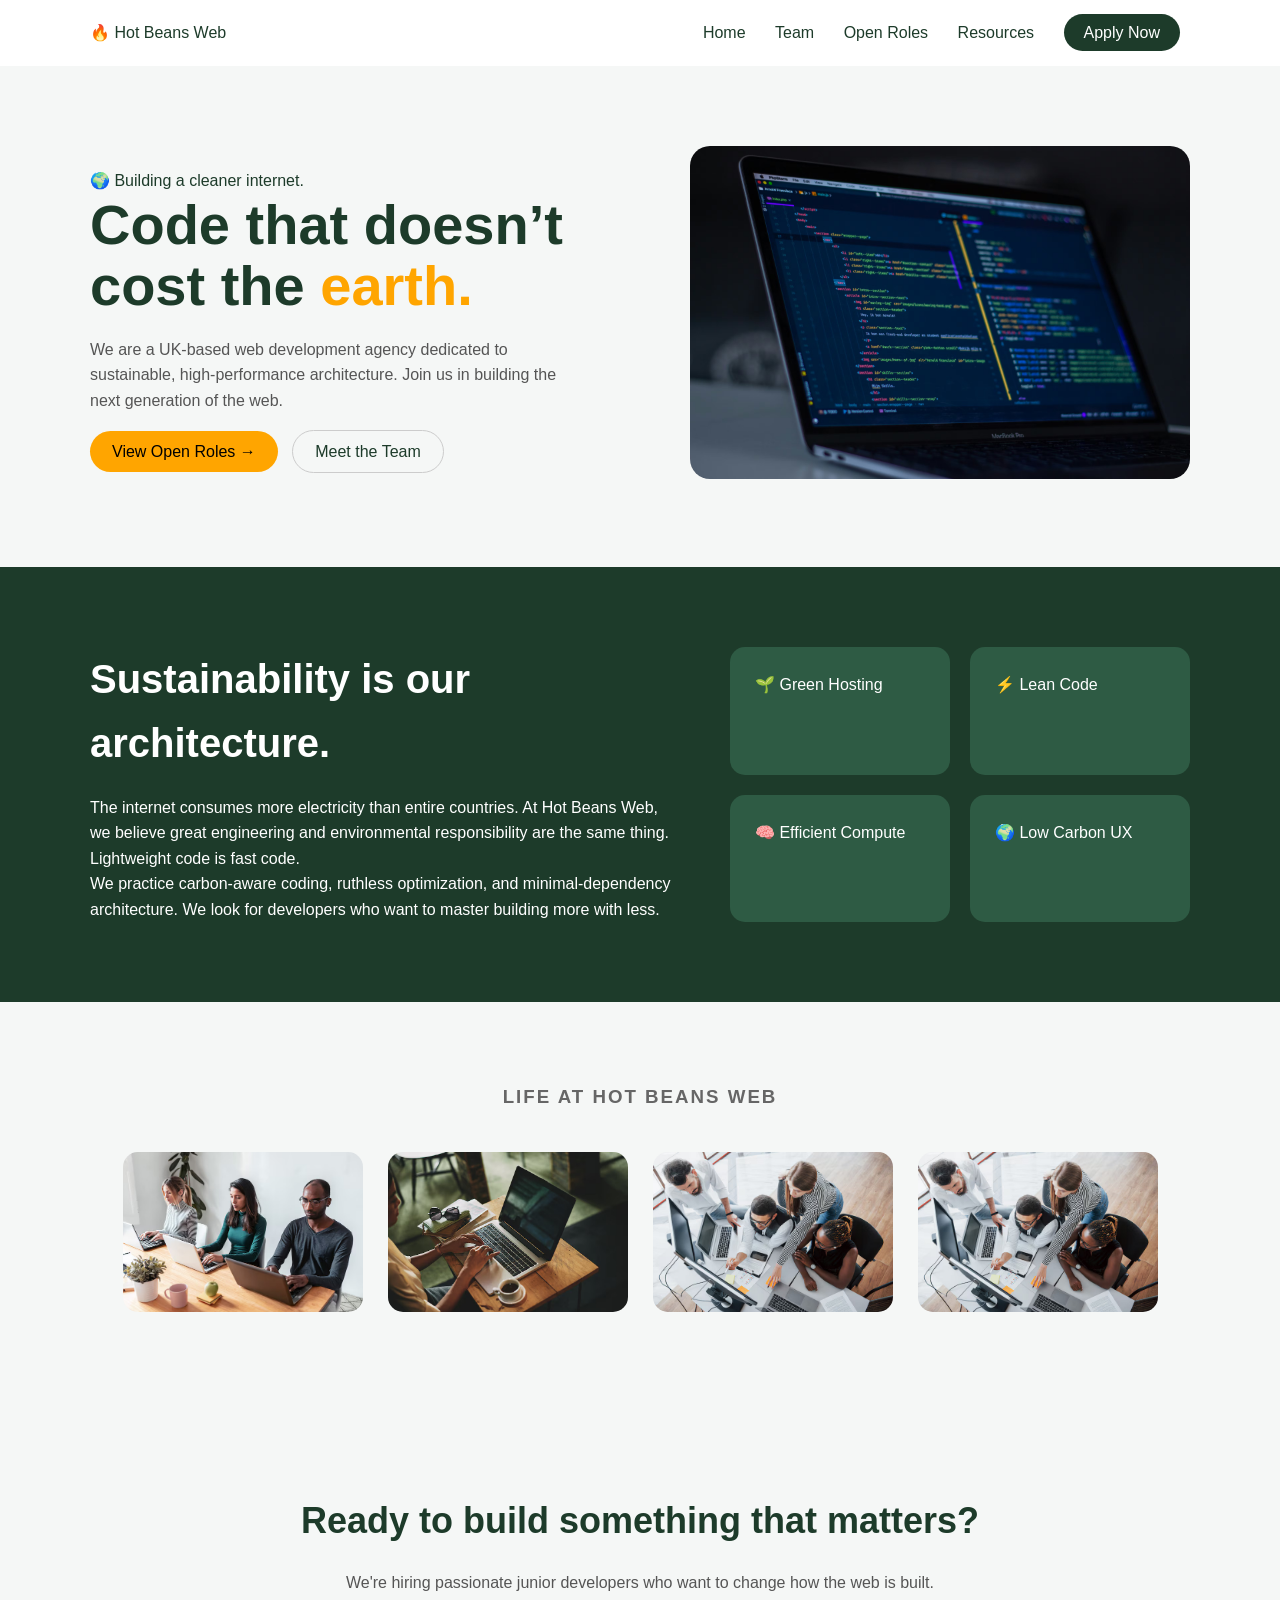
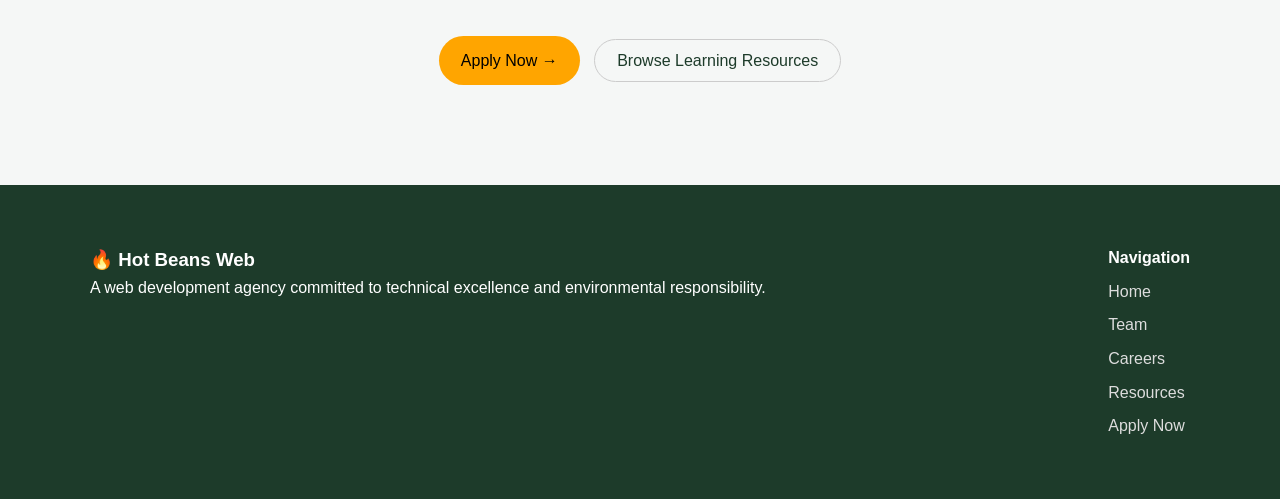
<file: index.html>
<!DOCTYPE html>
<html lang="en">
<head>
  <meta charset="UTF-8" />
  <meta name="viewport" content="width=device-width, initial-scale=1.0"/>
  <title>Hot Beans Web</title>
  <link rel="stylesheet" href="style.css"/>
  <link rel="icon" type="image/png" href="images/favicon.png">
</head>
<body>

<!-- NAVBAR -->
<header class="navbar">
  <div class="container">
    <div class="logo">🔥 Hot Beans Web</div>
    <nav>
      <a href="index.html" class="active">Home</a>
      <a href="team.html">Team</a>
      <a href="roles.html">Open Roles</a>
      <a href="resources.html">Resources</a>
      <a href="apply.html" class="btn-primary">Apply Now</a>
    </nav>
  </div>
</header>

<!-- HERO -->
<section class="hero">
  <div class="container">
    <div class="hero-text">
      <p class="badge">🌍 Building a cleaner internet.</p>

      <h1>
        Code that doesn’t<br>
        cost the <span>earth.</span>
      </h1>

      <p class="subtext">
        We are a UK-based web development agency dedicated to sustainable,
        high-performance architecture. Join us in building the next generation of the web.
      </p>

      <div class="buttons">
        <a href="roles.html" class="btn-primary">View Open Roles →</a>
        <a href="team.html" class="btn-secondary">Meet the Team</a>
      </div>
    </div>

    <div class="hero-image">
      <img src="images/hero-image.jpg" alt="Coding setup"/>
    </div>
  </div>
</section>

<!-- GREEN SECTION -->
<section class="green-section">
  <div class="container">

    <div class="green-left">
      <h2>Sustainability is our architecture.</h2>
      <p>
        The internet consumes more electricity than entire countries. At Hot Beans Web,
        we believe great engineering and environmental responsibility are the same thing.
        Lightweight code is fast code.
      </p>
      <p>
        We practice carbon-aware coding, ruthless optimization, and minimal-dependency
        architecture. We look for developers who want to master building more with less.
      </p>
    </div>

    <div class="green-cards">
      <div class="card">🌱 Green Hosting</div>
      <div class="card">⚡ Lean Code</div>
      <div class="card">🧠 Efficient Compute</div>
      <div class="card">🌍 Low Carbon UX</div>
    </div>

  </div>
</section>

<!-- LIFE SECTION -->
<section class="life">
  <div class="container">
    <h3>LIFE AT HOT BEANS WEB</h3>

    <div class="gallery">
      <img src="images/img1.jpg" alt="">
      <img src="images/img2.jpg" alt="">
      <img src="images/img3.jpg" alt="">
      <img src="images/img4.jpg" alt="">
    </div>
  </div>
</section>

<!-- CTA -->
<section class="cta">
  <div class="container">
    <h2>Ready to build something that matters?</h2>
    <p>We're hiring passionate junior developers who want to change how the web is built.</p>

    <div class="buttons">
      <a href="apply.html" class="btn-primary">Apply Now →</a>
      <a href="resources.html" class="btn-secondary">Browse Learning Resources</a>
    </div>
  </div>
</section>

<!-- FOOTER -->
<footer class="footer">
  <div class="container">

    <div class="footer-left">
      <h3>🔥 Hot Beans Web</h3>
      <p>
        A web development agency committed to technical excellence
        and environmental responsibility.
      </p>
    </div>

    <div class="footer-nav">
      <h4>Navigation</h4>
      <a href="index.html">Home</a>
      <a href="team.html">Team</a>
      <a href="roles.html">Careers</a>
      <a href="resources.html">Resources</a>
      <a href="apply.html">Apply Now</a>
    </div>

  </div>
</footer>

</body>
</html>
</file>
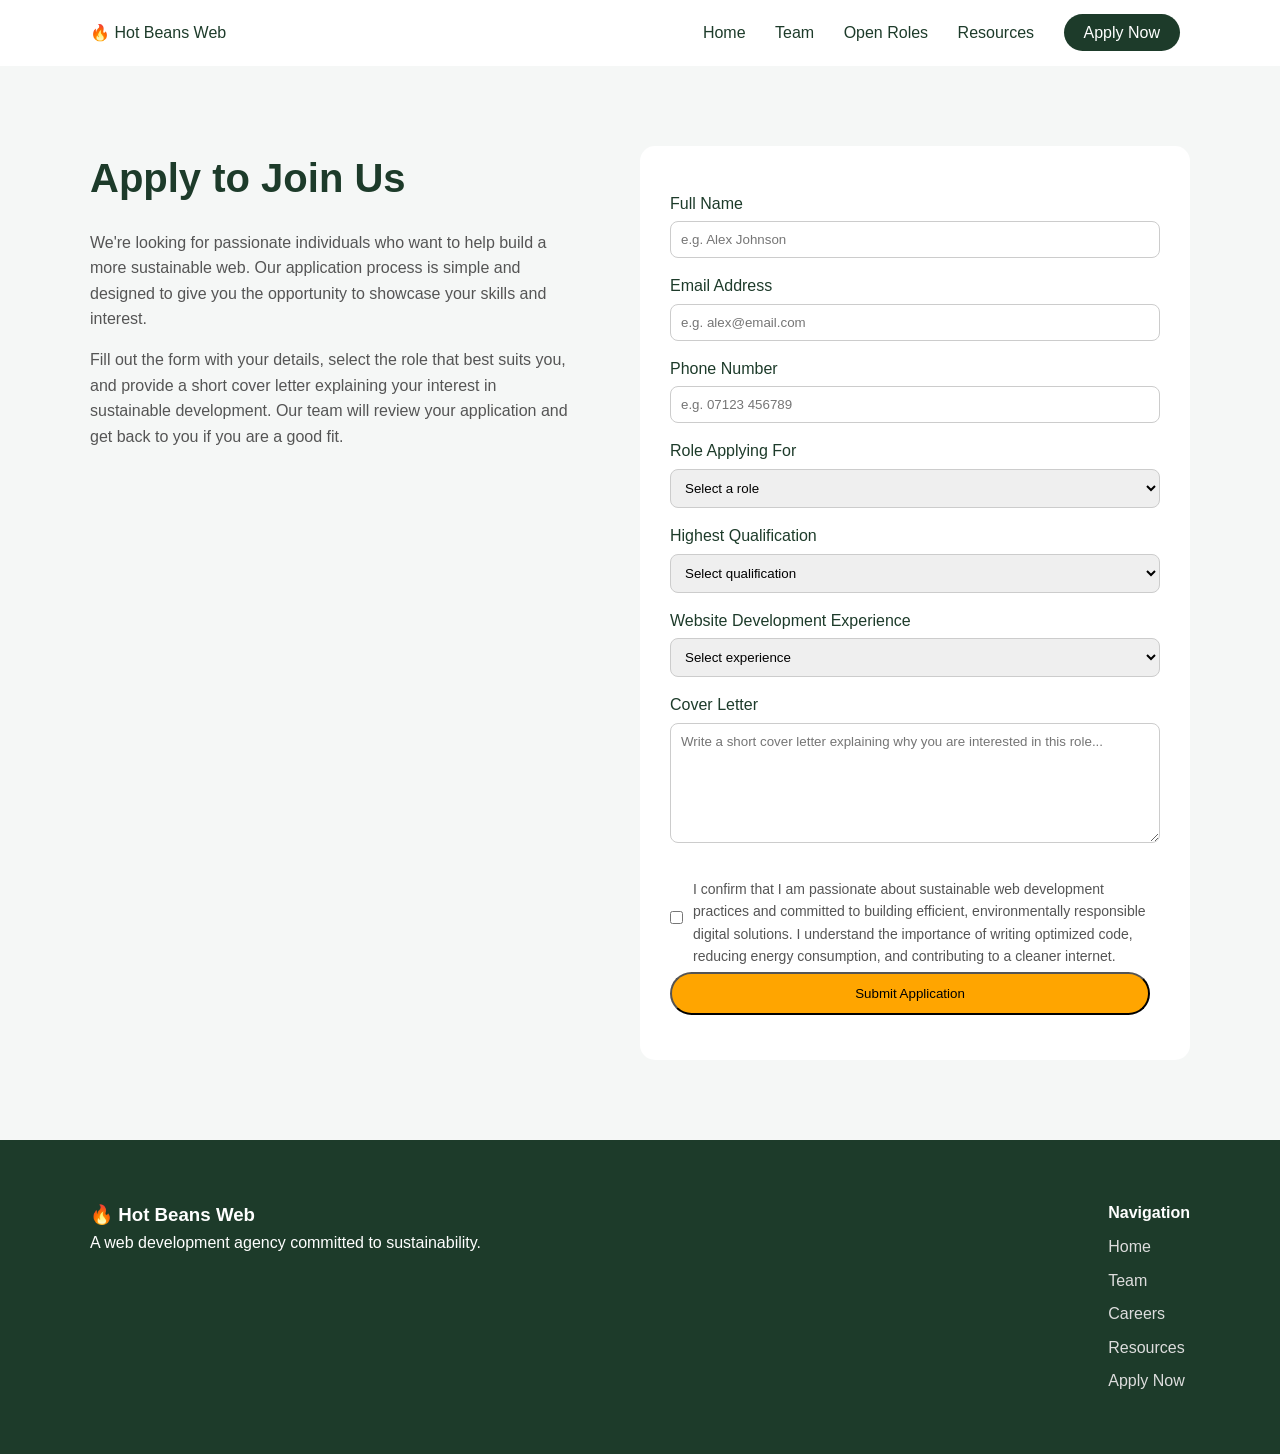
<file: apply.html>
<!DOCTYPE html>
<html lang="en">
<head>
  <meta charset="UTF-8" />
  <meta name="viewport" content="width=device-width, initial-scale=1.0"/>
  <title>Apply Now - Hot Beans Web</title>
  <link rel="stylesheet" href="style.css"/>
  <link rel="icon" type="image/png" href="images/favicon.png">
</head>
<body>

<!-- NAVBAR -->
<header class="navbar">
  <div class="container">
    <div class="logo">🔥 Hot Beans Web</div>
    <nav>
      <a href="index.html">Home</a>
      <a href="team.html">Team</a>
      <a href="roles.html">Open Roles</a>
      <a href="resources.html">Resources</a>
      <a href="apply.html" class="btn-primary">Apply Now</a>
    </nav>
  </div>
</header>

<!-- APPLY SECTION -->
<section class="apply">
  <div class="container apply-container">

    <!-- LEFT INFO -->
    <div class="apply-info">
      <h1>Apply to Join Us</h1>
      <p>
        We're looking for passionate individuals who want to help build a more
        sustainable web. Our application process is simple and designed to give
        you the opportunity to showcase your skills and interest.
      </p>

      <p>
        Fill out the form with your details, select the role that best suits you,
        and provide a short cover letter explaining your interest in sustainable
        development. Our team will review your application and get back to you
        if you are a good fit.
      </p>
    </div>

    <!-- FORM -->
    <div class="apply-form">
      <form id="applicationForm">

        <label>Full Name</label>
        <input type="text" placeholder="e.g. Alex Johnson" required>

        <label>Email Address</label>
        <input type="email" placeholder="e.g. alex@email.com" required>

        <label>Phone Number</label>
        <input type="tel" placeholder="e.g. 07123 456789" required>

        <label>Role Applying For</label>
        <select required>
          <option value="">Select a role</option>
          <option>HTML Developer</option>
          <option>CSS Developer</option>
          <option>JavaScript Developer</option>
        </select>

        <label>Highest Qualification</label>
        <select required>
          <option value="">Select qualification</option>
          <option>GCSEs</option>
          <option>A-Levels</option>
          <option>Diploma</option>
          <option>Degree</option>
        </select>

        <label>Website Development Experience</label>
        <select required>
          <option value="">Select experience</option>
          <option>Beginner</option>
          <option>Intermediate</option>
          <option>Advanced</option>
        </select>

        <label>Cover Letter</label>
        <textarea placeholder="Write a short cover letter explaining why you are interested in this role..." required></textarea>

        <div class="checkbox">
          <input type="checkbox" id="confirm" required>
          <label for="confirm">
            I confirm that I am passionate about sustainable web development practices
            and committed to building efficient, environmentally responsible digital
            solutions. I understand the importance of writing optimized code, reducing
            energy consumption, and contributing to a cleaner internet.
          </label>
        </div>

        <button type="submit" class="btn-primary">Submit Application</button>

        <p id="successMessage" class="success-message"></p>

      </form>
    </div>

  </div>
</section>

<!-- FOOTER -->
<footer class="footer">
  <div class="container">

    <div class="footer-left">
      <h3>🔥 Hot Beans Web</h3>
      <p>A web development agency committed to sustainability.</p>
    </div>

    <div class="footer-nav">
      <h4>Navigation</h4>
      <a href="index.html">Home</a>
      <a href="team.html">Team</a>
      <a href="roles.html">Careers</a>
      <a href="resources.html">Resources</a>
      <a href="apply.html">Apply Now</a>
    </div>

  </div>
</footer>

<script src="script.js"></script>
</body>
</html>
</file>
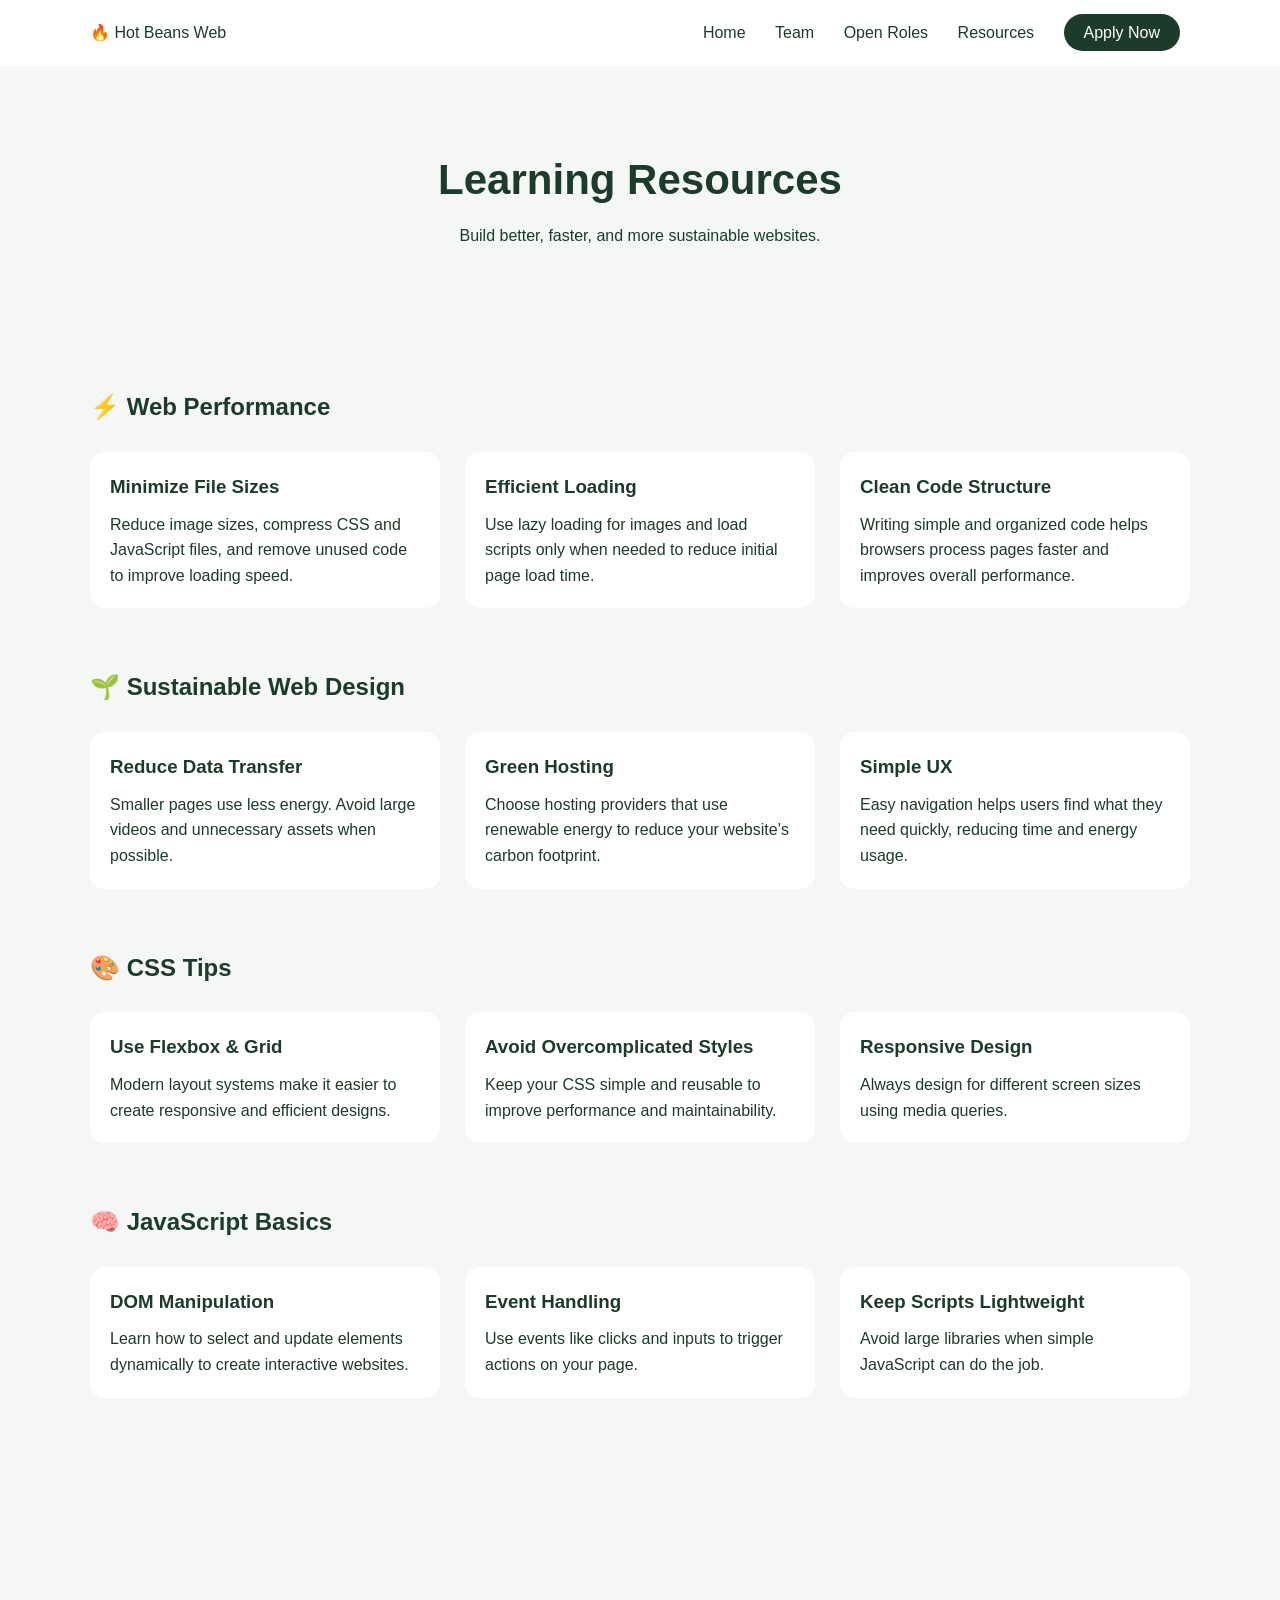
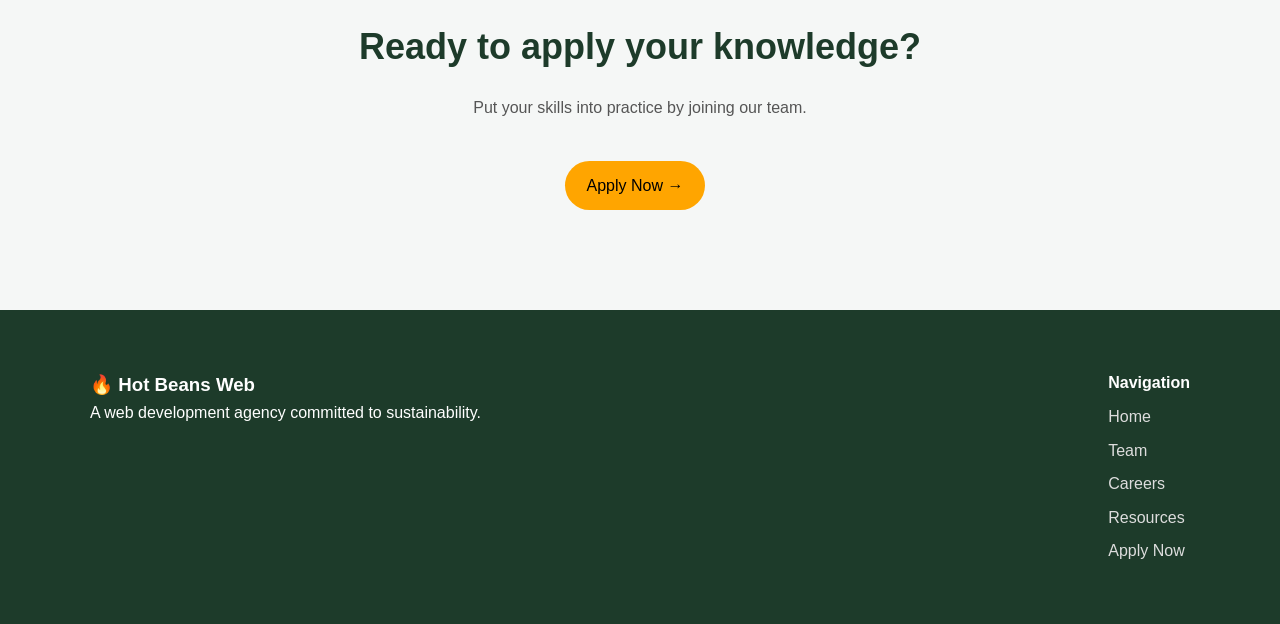
<file: resources.html>
<!DOCTYPE html>
<html lang="en">
<head>
  <meta charset="UTF-8" />
  <meta name="viewport" content="width=device-width, initial-scale=1.0"/>
  <title>Resources - Hot Beans Web</title>
  <link rel="stylesheet" href="style.css"/>
  <link rel="icon" type="image/png" href="images/favicon.png">
</head>
<body>

<!-- NAVBAR -->
<header class="navbar">
  <div class="container">
    <div class="logo">🔥 Hot Beans Web</div>
    <nav>
      <a href="index.html">Home</a>
      <a href="team.html">Team</a>
      <a href="roles.html">Open Roles</a>
      <a href="resources.html" class="active">Resources</a>
      <a href="apply.html" class="btn-primary">Apply Now</a>
    </nav>
  </div>
</header>

<!-- HERO -->
<section class="resources-hero">
  <div class="container">
    <h1>Learning Resources</h1>
    <p>Build better, faster, and more sustainable websites.</p>
  </div>
</section>

<!-- RESOURCES -->
<section class="resources">
  <div class="container">

    <!-- PERFORMANCE -->
    <div class="resource-section">
      <h2>⚡ Web Performance</h2>

      <div class="resource-grid">
        <div class="resource-card">
          <h3>Minimize File Sizes</h3>
          <p>
            Reduce image sizes, compress CSS and JavaScript files,
            and remove unused code to improve loading speed.
          </p>
        </div>

        <div class="resource-card">
          <h3>Efficient Loading</h3>
          <p>
            Use lazy loading for images and load scripts only when needed
            to reduce initial page load time.
          </p>
        </div>

        <div class="resource-card">
          <h3>Clean Code Structure</h3>
          <p>
            Writing simple and organized code helps browsers process
            pages faster and improves overall performance.
          </p>
        </div>
      </div>
    </div>

    <!-- SUSTAINABILITY -->
    <div class="resource-section">
      <h2>🌱 Sustainable Web Design</h2>

      <div class="resource-grid">
        <div class="resource-card">
          <h3>Reduce Data Transfer</h3>
          <p>
            Smaller pages use less energy. Avoid large videos and unnecessary
            assets when possible.
          </p>
        </div>

        <div class="resource-card">
          <h3>Green Hosting</h3>
          <p>
            Choose hosting providers that use renewable energy to reduce
            your website’s carbon footprint.
          </p>
        </div>

        <div class="resource-card">
          <h3>Simple UX</h3>
          <p>
            Easy navigation helps users find what they need quickly,
            reducing time and energy usage.
          </p>
        </div>
      </div>
    </div>

    <!-- CSS -->
    <div class="resource-section">
      <h2>🎨 CSS Tips</h2>

      <div class="resource-grid">
        <div class="resource-card">
          <h3>Use Flexbox & Grid</h3>
          <p>
            Modern layout systems make it easier to create responsive
            and efficient designs.
          </p>
        </div>

        <div class="resource-card">
          <h3>Avoid Overcomplicated Styles</h3>
          <p>
            Keep your CSS simple and reusable to improve performance
            and maintainability.
          </p>
        </div>

        <div class="resource-card">
          <h3>Responsive Design</h3>
          <p>
            Always design for different screen sizes using media queries.
          </p>
        </div>
      </div>
    </div>

    <!-- JAVASCRIPT -->
    <div class="resource-section">
      <h2>🧠 JavaScript Basics</h2>

      <div class="resource-grid">
        <div class="resource-card">
          <h3>DOM Manipulation</h3>
          <p>
            Learn how to select and update elements dynamically to
            create interactive websites.
          </p>
        </div>

        <div class="resource-card">
          <h3>Event Handling</h3>
          <p>
            Use events like clicks and inputs to trigger actions
            on your page.
          </p>
        </div>

        <div class="resource-card">
          <h3>Keep Scripts Lightweight</h3>
          <p>
            Avoid large libraries when simple JavaScript can do the job.
          </p>
        </div>
      </div>
    </div>

  </div>
</section>

<!-- CTA -->
<section class="cta">
  <div class="container">
    <h2>Ready to apply your knowledge?</h2>
    <p>Put your skills into practice by joining our team.</p>
    <a href="apply.html" class="btn-primary">Apply Now →</a>
  </div>
</section>

<!-- FOOTER -->
<footer class="footer">
  <div class="container">

    <div class="footer-left">
      <h3>🔥 Hot Beans Web</h3>
      <p>A web development agency committed to sustainability.</p>
    </div>

    <div class="footer-nav">
      <h4>Navigation</h4>
      <a href="index.html">Home</a>
      <a href="team.html">Team</a>
      <a href="roles.html">Careers</a>
      <a href="resources.html">Resources</a>
      <a href="apply.html">Apply Now</a>
    </div>

  </div>
</footer>

</body>
</html>
</file>
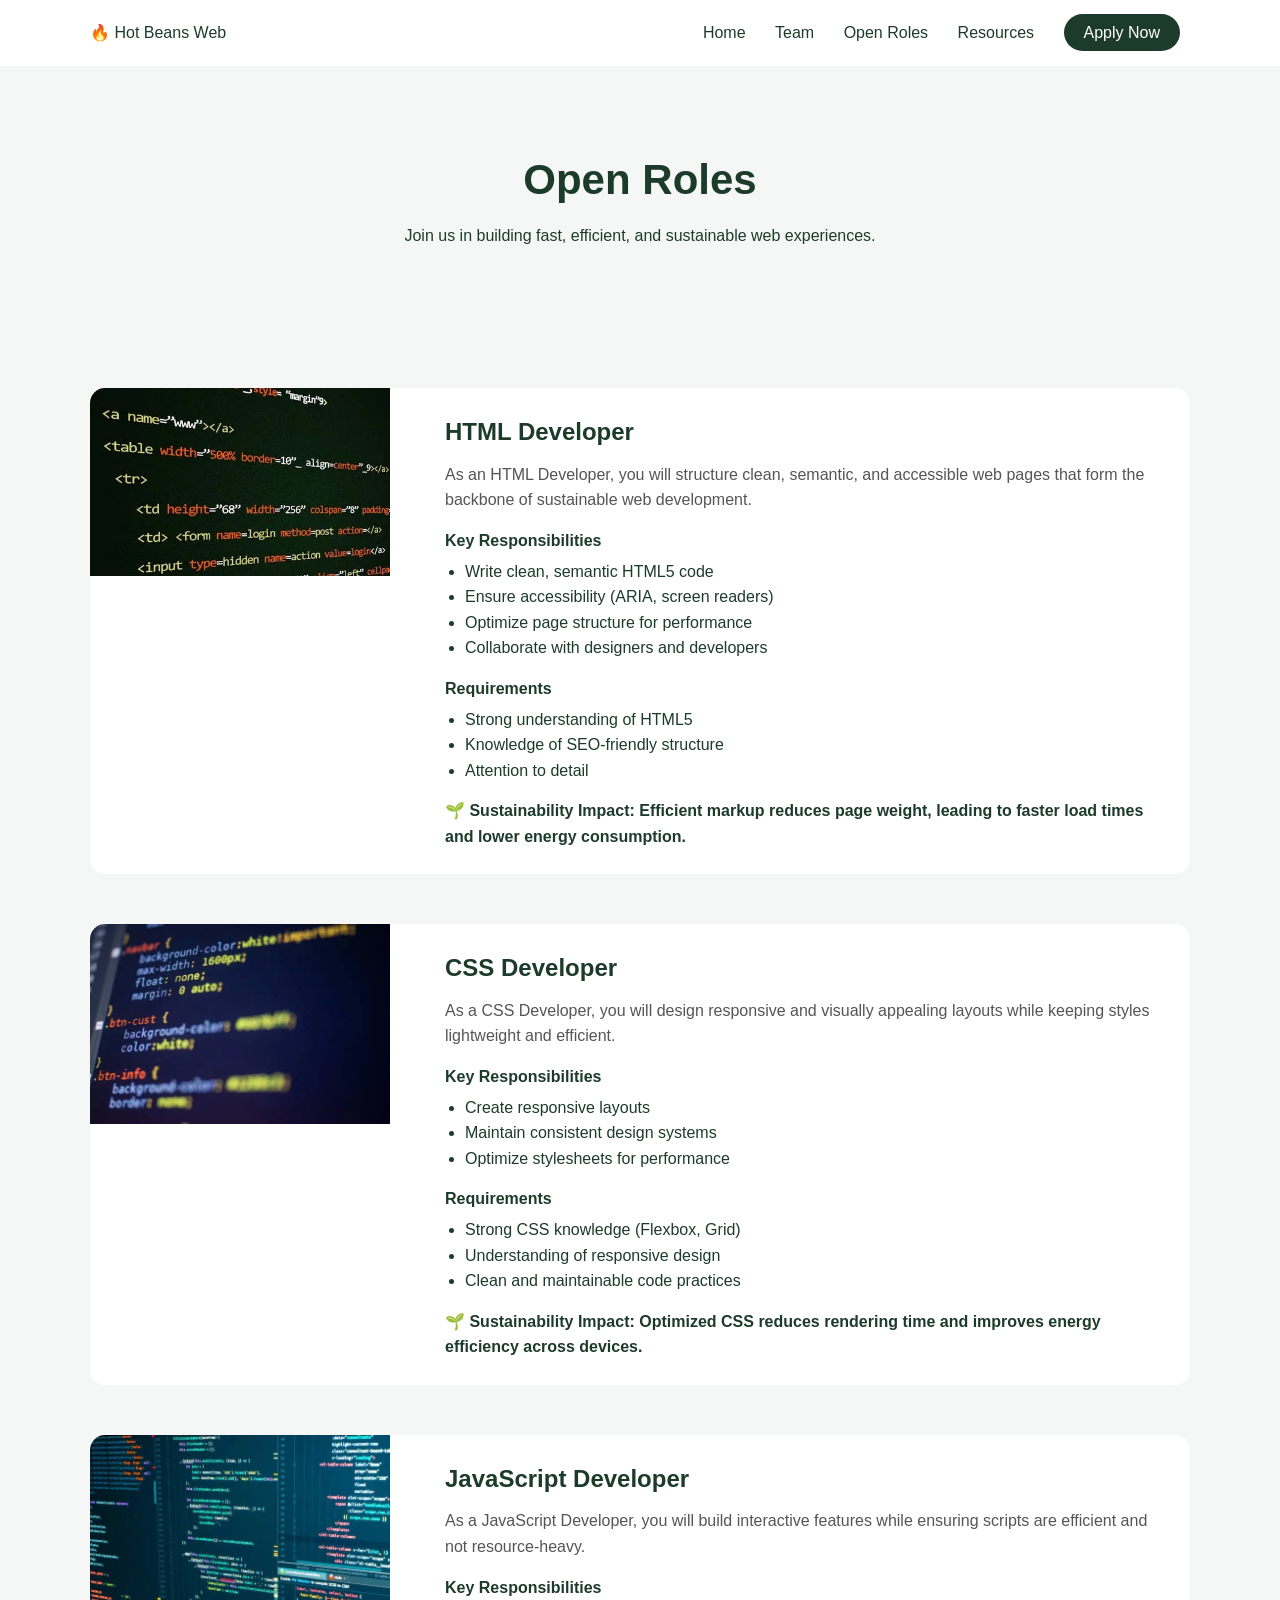
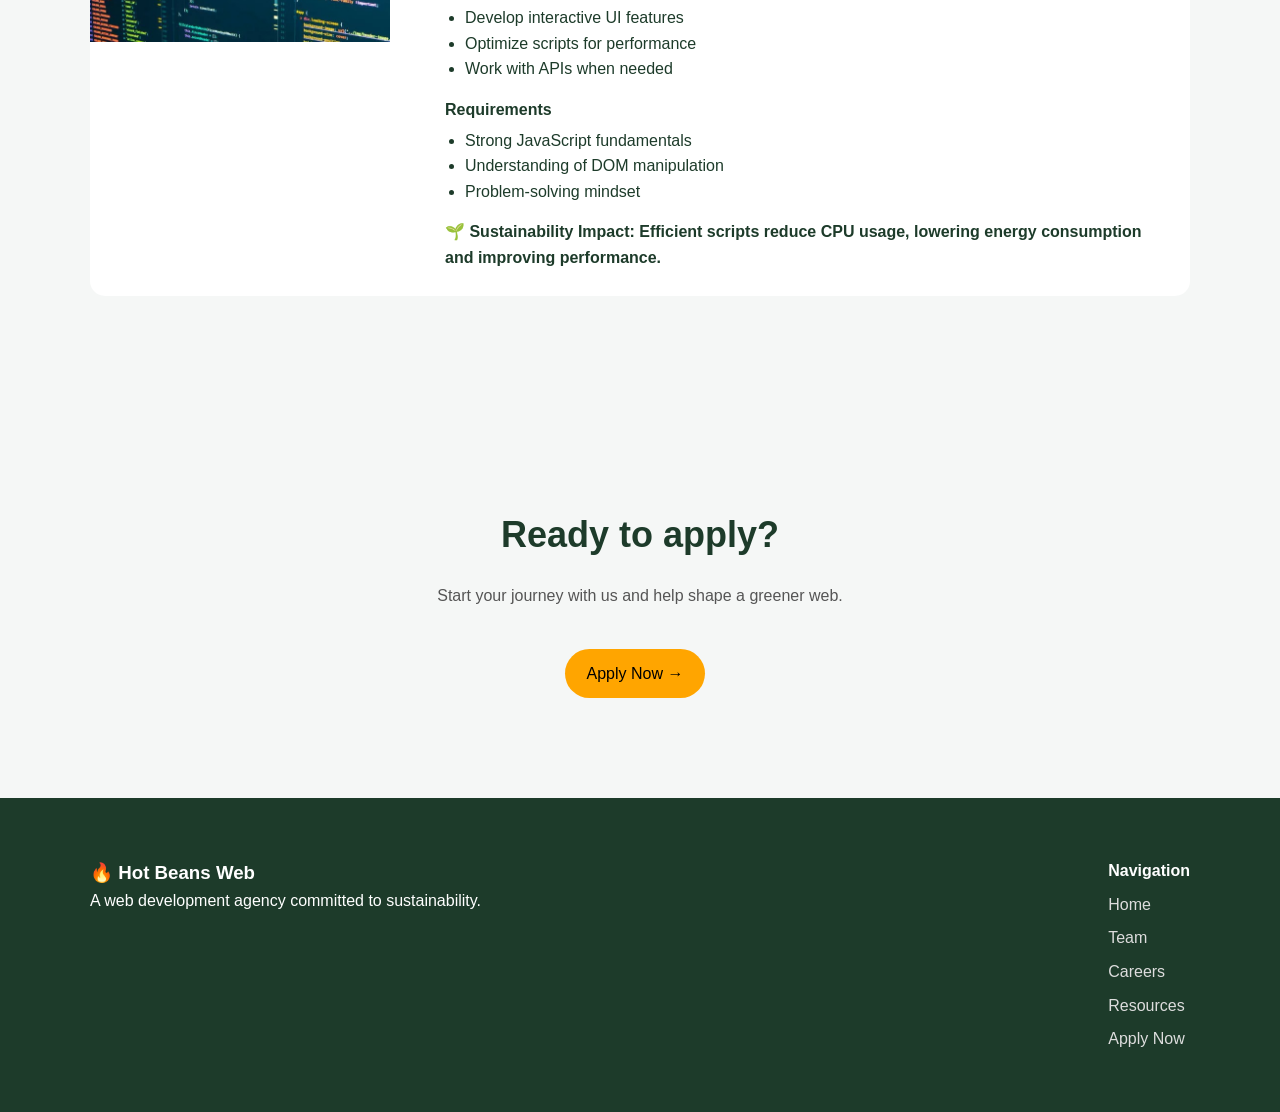
<file: roles.html>
<!DOCTYPE html>
<html lang="en">
<head>
  <meta charset="UTF-8" />
  <meta name="viewport" content="width=device-width, initial-scale=1.0"/>
  <title>Open Roles - Hot Beans Web</title>
  <link rel="stylesheet" href="style.css"/>
  <link rel="icon" type="image/png" href="images/favicon.png">
</head>
<body>

<!-- NAVBAR -->
<header class="navbar">
  <div class="container">
    <div class="logo">🔥 Hot Beans Web</div>
    <nav>
      <a href="index.html">Home</a>
      <a href="team.html">Team</a>
      <a href="roles.html" class="active">Open Roles</a>
      <a href="resources.html">Resources</a>
      <a href="apply.html" class="btn-primary">Apply Now</a>
    </nav>
  </div>
</header>

<!-- HERO -->
<section class="roles-hero">
  <div class="container">
    <h1>Open Roles</h1>
    <p>Join us in building fast, efficient, and sustainable web experiences.</p>
  </div>
</section>

<!-- ROLES -->
<section class="roles">
  <div class="container">

    <!-- ROLE 1 -->
    <div class="role-card">
      <img src="images/html.jpg" alt="">
      <div class="role-content">
        <h2>HTML Developer</h2>
        <p class="role-desc">
          As an HTML Developer, you will structure clean, semantic, and accessible
          web pages that form the backbone of sustainable web development.
        </p>

        <h4>Key Responsibilities</h4>
        <ul>
          <li>Write clean, semantic HTML5 code</li>
          <li>Ensure accessibility (ARIA, screen readers)</li>
          <li>Optimize page structure for performance</li>
          <li>Collaborate with designers and developers</li>
        </ul>

        <h4>Requirements</h4>
        <ul>
          <li>Strong understanding of HTML5</li>
          <li>Knowledge of SEO-friendly structure</li>
          <li>Attention to detail</li>
        </ul>

        <p class="sustainability">
          🌱 Sustainability Impact: Efficient markup reduces page weight,
          leading to faster load times and lower energy consumption.
        </p>
      </div>
    </div>

    <!-- ROLE 2 -->
    <div class="role-card">
      <img src="images/css.jpg" alt="">
      <div class="role-content">
        <h2>CSS Developer</h2>
        <p class="role-desc">
          As a CSS Developer, you will design responsive and visually appealing
          layouts while keeping styles lightweight and efficient.
        </p>

        <h4>Key Responsibilities</h4>
        <ul>
          <li>Create responsive layouts</li>
          <li>Maintain consistent design systems</li>
          <li>Optimize stylesheets for performance</li>
        </ul>

        <h4>Requirements</h4>
        <ul>
          <li>Strong CSS knowledge (Flexbox, Grid)</li>
          <li>Understanding of responsive design</li>
          <li>Clean and maintainable code practices</li>
        </ul>

        <p class="sustainability">
          🌱 Sustainability Impact: Optimized CSS reduces rendering time
          and improves energy efficiency across devices.
        </p>
      </div>
    </div>

    <!-- ROLE 3 -->
    <div class="role-card">
      <img src="images/js.jpg" alt="">
      <div class="role-content">
        <h2>JavaScript Developer</h2>
        <p class="role-desc">
          As a JavaScript Developer, you will build interactive features while
          ensuring scripts are efficient and not resource-heavy.
        </p>

        <h4>Key Responsibilities</h4>
        <ul>
          <li>Develop interactive UI features</li>
          <li>Optimize scripts for performance</li>
          <li>Work with APIs when needed</li>
        </ul>

        <h4>Requirements</h4>
        <ul>
          <li>Strong JavaScript fundamentals</li>
          <li>Understanding of DOM manipulation</li>
          <li>Problem-solving mindset</li>
        </ul>

        <p class="sustainability">
          🌱 Sustainability Impact: Efficient scripts reduce CPU usage,
          lowering energy consumption and improving performance.
        </p>
      </div>
    </div>

  </div>
</section>

<!-- CTA -->
<section class="cta">
  <div class="container">
    <h2>Ready to apply?</h2>
    <p>Start your journey with us and help shape a greener web.</p>
    <a href="apply.html" class="btn-primary">Apply Now →</a>
  </div>
</section>

<!-- FOOTER -->
<footer class="footer">
  <div class="container">

    <div class="footer-left">
      <h3>🔥 Hot Beans Web</h3>
      <p>A web development agency committed to sustainability.</p>
    </div>

    <div class="footer-nav">
      <h4>Navigation</h4>
      <a href="index.html">Home</a>
      <a href="team.html">Team</a>
      <a href="roles.html">Careers</a>
      <a href="resources.html">Resources</a>
      <a href="apply.html">Apply Now</a>
    </div>

  </div>
</footer>

</body>
</html>
</file>
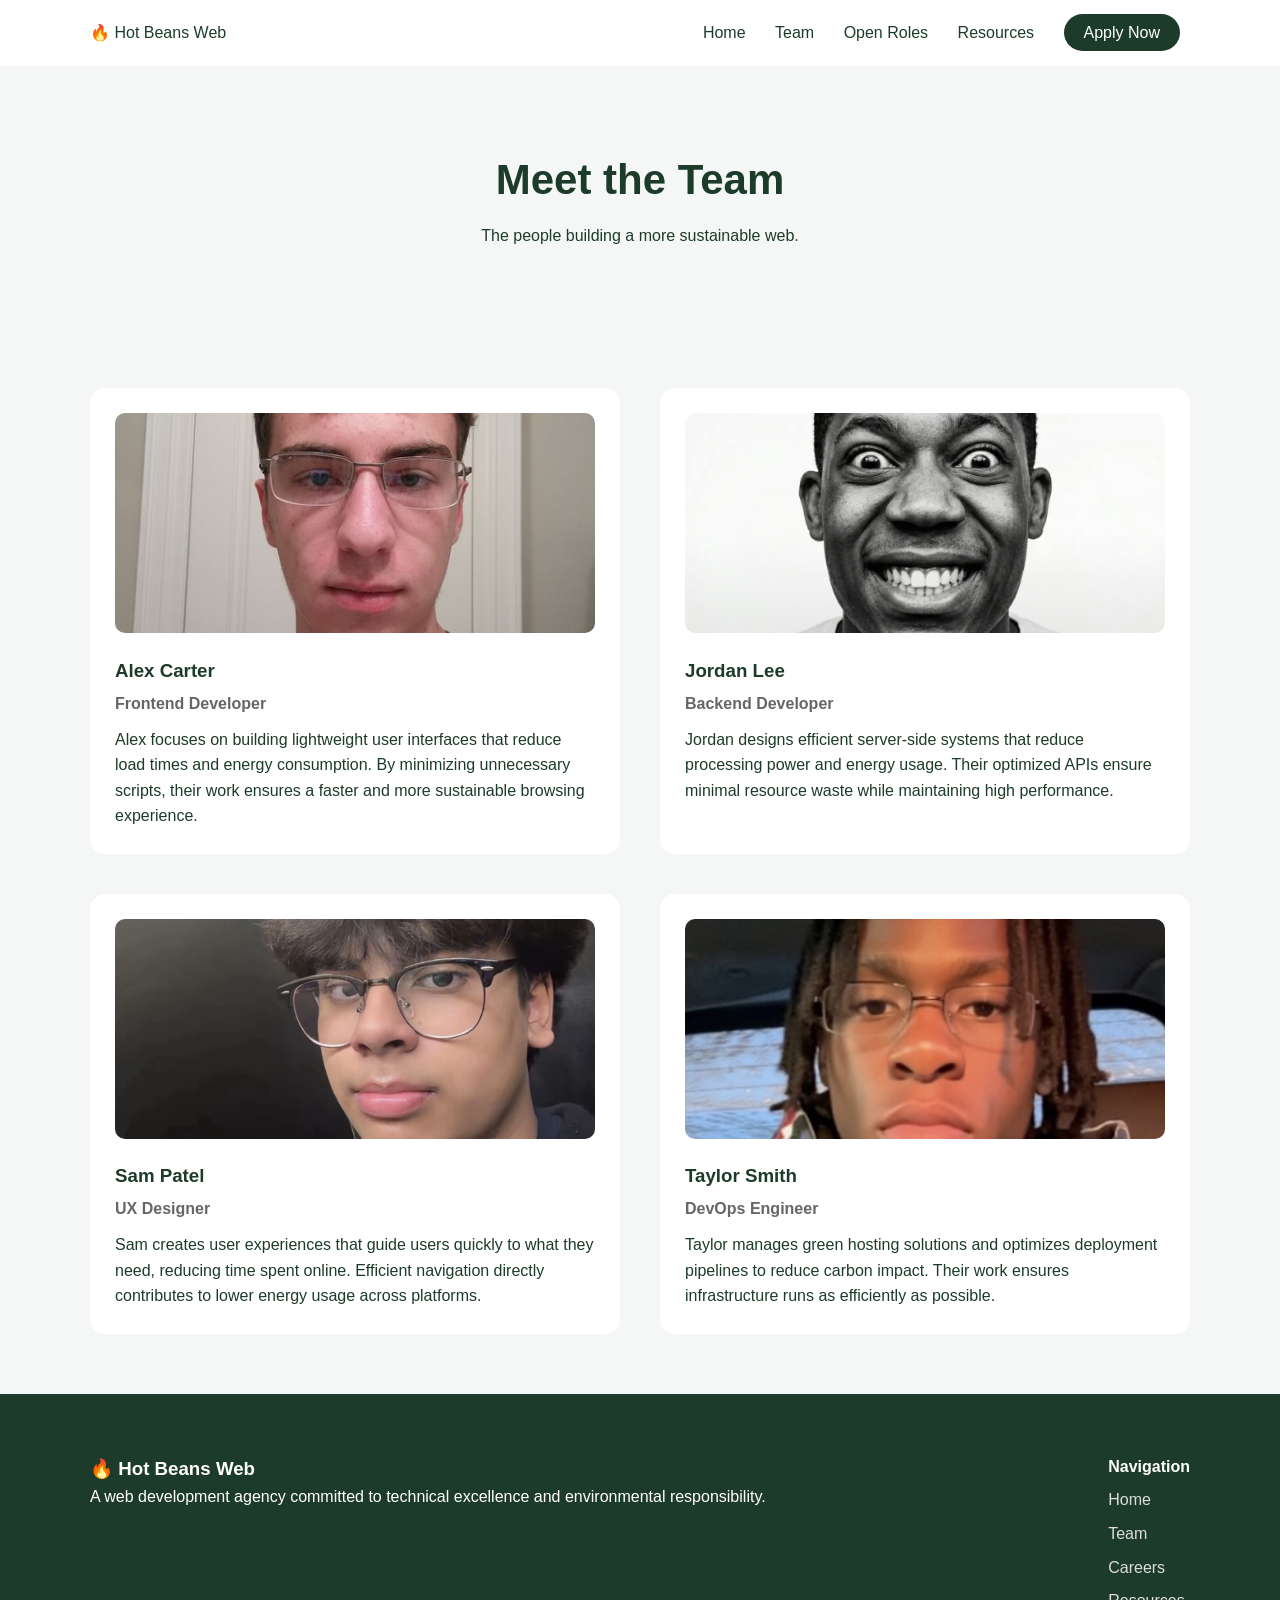
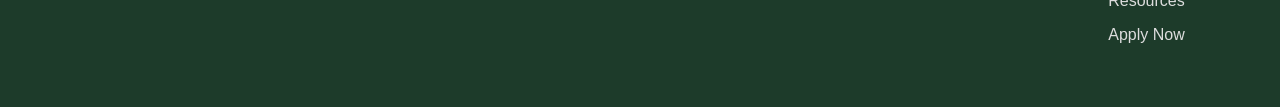
<file: team.html>
<!DOCTYPE html>
<html lang="en">
<head>
  <meta charset="UTF-8" />
  <meta name="viewport" content="width=device-width, initial-scale=1.0"/>
  <title>Our Team - Hot Beans Web</title>
  <link rel="stylesheet" href="style.css"/>
  <link rel="icon" type="image/png" href="images/favicon.png">
</head>
<body>

<!-- NAVBAR -->
<header class="navbar">
  <div class="container">
    <div class="logo">🔥 Hot Beans Web</div>
    <nav>
      <a href="index.html">Home</a>
      <a href="team.html" class="active">Team</a>
      <a href="roles.html">Open Roles</a>
      <a href="resources.html">Resources</a>
      <a href="apply.html" class="btn-primary">Apply Now</a>
    </nav>
  </div>
</header>

<!-- HERO -->
<section class="team-hero">
  <div class="container">
    <h1>Meet the Team</h1>
    <p>The people building a more sustainable web.</p>
  </div>
</section>

<!-- TEAM GRID -->
<section class="team">
  <div class="container">

    <div class="team-grid">

      <!-- MEMBER 1 -->
      <div class="team-card">
        <img src="images/team1.jpg" alt="">
        <h3>Alex Carter</h3>
        <h4>Frontend Developer</h4>
        <p>
          Alex focuses on building lightweight user interfaces that reduce load times
          and energy consumption. By minimizing unnecessary scripts, their work ensures
          a faster and more sustainable browsing experience.
        </p>
      </div>

      <!-- MEMBER 2 -->
      <div class="team-card">
        <img src="images/team2.jpg" alt="">
        <h3>Jordan Lee</h3>
        <h4>Backend Developer</h4>
        <p>
          Jordan designs efficient server-side systems that reduce processing power
          and energy usage. Their optimized APIs ensure minimal resource waste while
          maintaining high performance.
        </p>
      </div>

      <!-- MEMBER 3 -->
      <div class="team-card">
        <img src="images/team3.jpg" alt="">
        <h3>Sam Patel</h3>
        <h4>UX Designer</h4>
        <p>
          Sam creates user experiences that guide users quickly to what they need,
          reducing time spent online. Efficient navigation directly contributes to
          lower energy usage across platforms.
        </p>
      </div>

      <!-- MEMBER 4 -->
      <div class="team-card">
        <img src="images/team4.jpg" alt="">
        <h3>Taylor Smith</h3>
        <h4>DevOps Engineer</h4>
        <p>
          Taylor manages green hosting solutions and optimizes deployment pipelines
          to reduce carbon impact. Their work ensures infrastructure runs as efficiently
          as possible.
        </p>
      </div>

    </div>

  </div>
</section>

<!-- FOOTER -->
<footer class="footer">
  <div class="container">

    <div class="footer-left">
      <h3>🔥 Hot Beans Web</h3>
      <p>
        A web development agency committed to technical excellence
        and environmental responsibility.
      </p>
    </div>

    <div class="footer-nav">
      <h4>Navigation</h4>
      <a href="index.html">Home</a>
      <a href="team.html">Team</a>
      <a href="roles.html">Careers</a>
      <a href="resources.html">Resources</a>
      <a href="apply.html">Apply Now</a>
    </div>

  </div>
</footer>

</body>
</html>
</file>
<file: style.css>
* {
  margin: 0;
  padding: 0;
  box-sizing: border-box;
  font-family: Arial, sans-serif;
}

body {
  background: #f5f7f6;
  color: #1d3b2a;
  line-height: 1.6;
}

/* GLOBAL CONTAINER */
.container {
  width: 1100px;
  max-width: 90%;
  margin: auto;
}

/* NAVBAR */
.navbar {
  background: white;
  padding: 20px 0;
}

.navbar .container {
  display: flex;
  justify-content: space-between;
  align-items: center;
}

.navbar nav a {
  margin-left: 25px;
  text-decoration: none;
  color: #1d3b2a;
}

.navbar .btn-primary {
  background: #1d3b2a;
  color: white;
  padding: 10px 20px;
  border-radius: 25px;
}

/* HERO */
.hero {
  padding: 80px 0;
}

.hero .container {
  display: flex;
  align-items: center;
  gap: 60px;
}

.hero-text {
  flex: 1;
}

.hero-text h1 {
  font-size: 56px;
  line-height: 1.1;
  margin-bottom: 20px;
}

.hero-text span {
  color: orange;
}

.subtext {
  margin: 20px 0;
  color: #555;
  max-width: 500px;
}

.buttons {
  margin-top: 25px;
}

.btn-primary {
  background: orange;
  padding: 12px 22px;
  border-radius: 30px;
  text-decoration: none;
  color: black;
  margin-right: 10px;
}

.btn-secondary {
  border: 1px solid #ccc;
  padding: 12px 22px;
  border-radius: 30px;
  text-decoration: none;
  color: #1d3b2a;
}

/* HERO IMAGE */
.hero-image img {
  width: 100%;
  max-width: 500px;
  border-radius: 20px;
}

/* GREEN SECTION */
.green-section {
  background: #1d3b2a;
  color: white;
  padding: 80px 0;
}

.green-section .container {
  display: flex;
  justify-content: space-between;
  gap: 50px;
}

.green-left {
  flex: 1;
}

.green-left h2 {
  font-size: 40px;
  margin-bottom: 20px;
}

.green-cards {
  display: grid;
  grid-template-columns: repeat(2, 220px);
  gap: 20px;
}

.card {
  background: #2e5b44;
  padding: 25px;
  border-radius: 15px;
}

/* LIFE SECTION */
.life {
  padding: 80px 0;
  text-align: center;
}

.life h3 {
  margin-bottom: 40px;
  letter-spacing: 2px;
  color: #666;
}

.gallery {
  display: flex;
  justify-content: center;
  gap: 25px;
  flex-wrap: wrap;
}

.gallery img {
  width: 240px;
  height: 160px;
  object-fit: cover;
  border-radius: 15px;
  transition: transform 0.3s;
}

.gallery img:hover {
  transform: scale(1.05);
}

/* CTA */
.cta {
  padding: 100px 20px;
  text-align: center;
}

.cta h2 {
  font-size: 36px;
  margin-bottom: 20px;
}

.cta p {
  margin-bottom: 30px;
  color: #555;
}

.cta .btn-primary {
  display: inline-block;
  margin-top: 10px;
}

/* FOOTER */
.footer {
  background: #1d3b2a;
  color: white;
  padding: 60px 0;
}

.footer .container {
  display: flex;
  justify-content: space-between;
  flex-wrap: wrap;
  gap: 40px;
}

.footer a {
  display: block;
  margin-top: 8px;
  color: #ddd;
  text-decoration: none;
}

.footer a:hover {
  color: white;
}

/* TEAM HERO */
.team-hero {
  padding: 80px 0;
  text-align: center;
}

.team-hero h1 {
  font-size: 42px;
  margin-bottom: 10px;
}

/* TEAM GRID */
.team {
  padding: 60px 0;
}

.team-grid {
  display: grid;
  grid-template-columns: repeat(2, 1fr);
  gap: 40px;
}

/* TEAM CARD */
.team-card {
  background: white;
  padding: 25px;
  border-radius: 15px;
}

.team-card img {
  width: 100%;
  height: 220px;
  object-fit: cover;
  border-radius: 10px;
  margin-bottom: 15px;
}

.team-card h3 {
  margin-bottom: 5px;
}

.team-card h4 {
  color: #666;
  margin-bottom: 10px;
}

/* ROLES HERO */
.roles-hero {
  padding: 80px 0;
  text-align: center;
}

.roles-hero h1 {
  font-size: 42px;
  margin-bottom: 10px;
}

/* ROLE CARDS */
.roles {
  padding: 60px 0;
}

.role-card {
  display: flex;
  gap: 30px;
  margin-bottom: 50px;
  background: white;
  border-radius: 15px;
  overflow: hidden;
}

.role-card img {
  width: 300px;
  height: 100%;
  object-fit: cover;
}

.role-content {
  padding: 25px;
}

.role-content h2 {
  margin-bottom: 10px;
}

.role-desc {
  margin-bottom: 15px;
  color: #555;
}

.role-content ul {
  margin-bottom: 15px;
  padding-left: 20px;
}

.role-content h4 {
  margin-top: 10px;
  margin-bottom: 5px;
}

.sustainability {
  margin-top: 15px;
  font-weight: bold;
  color: #1d3b2a;
}

/* RESOURCES HERO */
.resources-hero {
  padding: 80px 0;
  text-align: center;
}

.resources-hero h1 {
  font-size: 42px;
  margin-bottom: 10px;
}

/* RESOURCE SECTIONS */
.resources {
  padding: 60px 0;
}

.resource-section {
  margin-bottom: 60px;
}

.resource-section h2 {
  margin-bottom: 25px;
}

/* GRID */
.resource-grid {
  display: grid;
  grid-template-columns: repeat(3, 1fr);
  gap: 25px;
}

/* CARD */
.resource-card {
  background: white;
  padding: 20px;
  border-radius: 15px;
}

.resource-card h3 {
  margin-bottom: 10px;
}

/* APPLY PAGE */
.apply {
  padding: 80px 0;
}

.apply-container {
  display: flex;
  gap: 60px;
  align-items: flex-start;
}

/* LEFT SIDE */
.apply-info {
  flex: 1;
}

.apply-info h1 {
  font-size: 40px;
  margin-bottom: 20px;
}

.apply-info p {
  margin-bottom: 15px;
  color: #555;
}

/* FORM SIDE */
.apply-form {
  flex: 1;
  background: white;
  padding: 30px;
  border-radius: 15px;
}

.apply-form form {
  display: flex;
  flex-direction: column;
}

.apply-form label {
  margin-top: 15px;
  margin-bottom: 5px;
}

.apply-form input,
.apply-form select,
.apply-form textarea {
  padding: 10px;
  border-radius: 8px;
  border: 1px solid #ccc;
}

.apply-form textarea {
  min-height: 120px;
  resize: vertical;
}

/* CHECKBOX */
.checkbox {
  display: flex;
  gap: 10px;
  margin-top: 20px;
}

.checkbox label {
  font-size: 14px;
  color: #555;
}

/* SUCCESS MESSAGE */
.success-message {
  margin-top: 15px;
  color: green;
  font-weight: bold;
}

/* ========================= */
/* 📱 MOBILE RESPONSIVENESS */
/* ========================= */

@media (max-width: 900px) {

  /* NAVBAR */
  .navbar .container {
    flex-direction: column;
    align-items: flex-start;
    gap: 10px;
  }

  .navbar nav {
    display: flex;
    flex-wrap: wrap;
    gap: 10px;
  }

  /* HERO */
  .hero .container {
    flex-direction: column;
    text-align: center;
  }

  .hero-text h1 {
    font-size: 36px;
  }

  /* GREEN SECTION */
  .green-section .container {
    flex-direction: column;
  }

  .green-cards {
    grid-template-columns: 1fr 1fr;
  }

  /* GALLERY */
  .gallery {
    flex-direction: column;
    align-items: center;
  }

  .gallery img {
    width: 90%;
  }

  /* TEAM GRID */
  .team-grid {
    grid-template-columns: 1fr;
  }

  /* ROLES */
  .role-card {
    flex-direction: column;
  }

  .role-card img {
    width: 100%;
    height: 200px;
  }

  /* RESOURCES */
  .resource-grid {
    grid-template-columns: 1fr;
  }

  /* APPLY PAGE */
  .apply-container {
    flex-direction: column;
  }

  /* FOOTER */
  .footer .container {
    flex-direction: column;
  }
}

/* ========================= */
/* 📱 SMALL PHONES */
/* ========================= */

@media (max-width: 500px) {

  .hero-text h1 {
    font-size: 28px;
  }

  .cta h2 {
    font-size: 26px;
  }

  .navbar {
    padding: 15px 0;
  }

  .btn-primary,
  .btn-secondary {
    display: block;
    margin: 10px auto;
  }
}

section {
  padding-left: 15px;
  padding-right: 15px;
}
</file>
